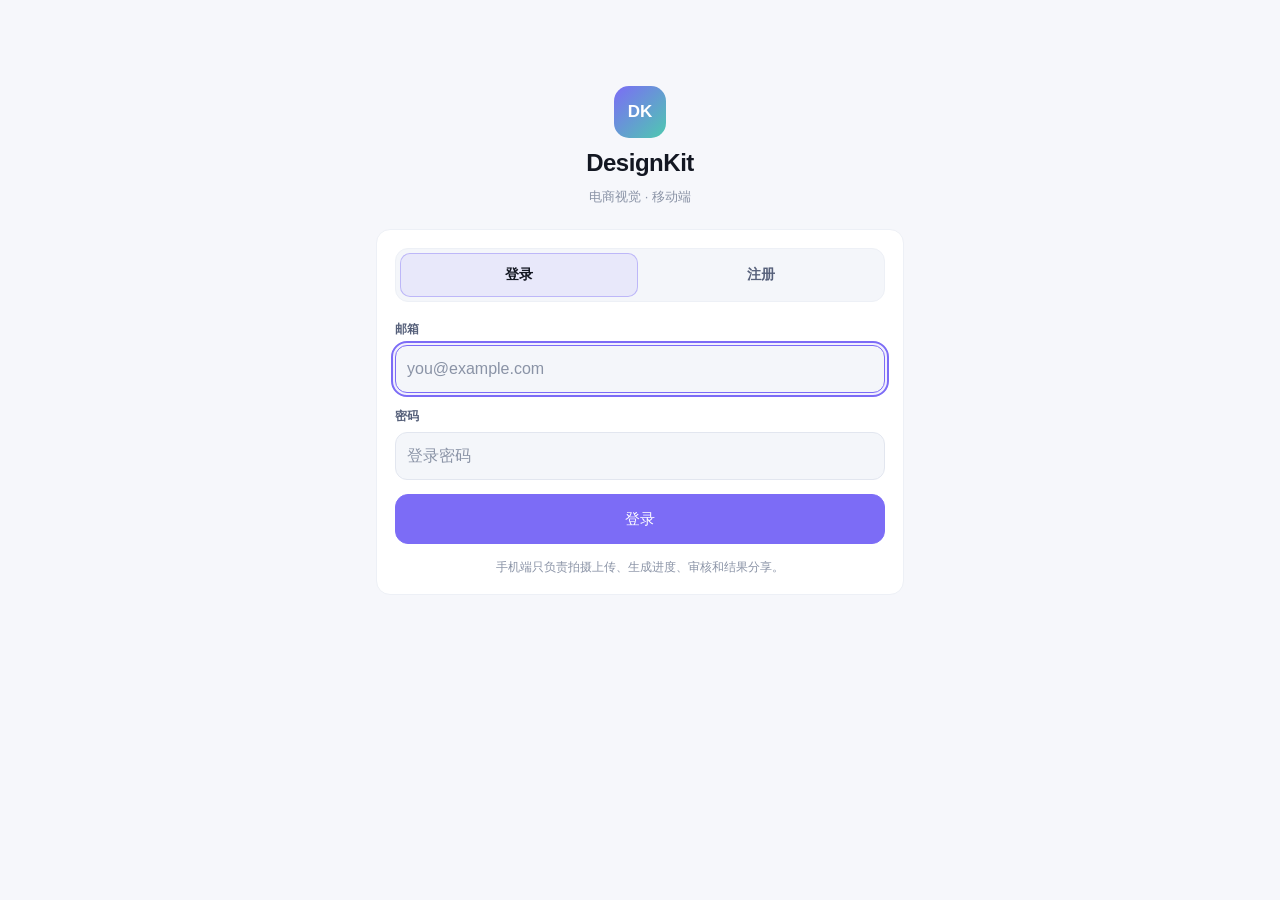
<file: mobile/index.html>
<!doctype html>
<html lang="zh-CN">
<head>
  <meta charset="utf-8">
  <meta name="viewport" content="width=device-width, initial-scale=1, viewport-fit=cover">
  <meta name="format-detection" content="telephone=no">
  <meta name="theme-color" content="#0b0d12" media="(prefers-color-scheme: dark)">
  <meta name="theme-color" content="#f6f7fb" media="(prefers-color-scheme: light)">
  <meta name="description" content="DesignKit 移动端：拍照上传、生成进度、审核与分享。">
  <meta name="apple-mobile-web-app-capable" content="yes">
  <meta name="mobile-web-app-capable" content="yes">
  <meta name="apple-mobile-web-app-status-bar-style" content="black-translucent">
  <meta name="apple-mobile-web-app-title" content="DesignKit">
  <title>DesignKit · 移动端</title>

  <link rel="manifest" href="./manifest.webmanifest">
  <link rel="icon" type="image/png" sizes="192x192" href="./icons/icon-192.png">
  <link rel="apple-touch-icon" sizes="180x180" href="./icons/apple-touch-icon.png">
  <!-- 共享设计系统（Web 工作台 / 管理后台 / 移动端同一套 token 与组件） -->
  <link rel="stylesheet" href="../web/assets/app.css">
  <link rel="stylesheet" href="./mobile.css">
</head>
<body>
  <div class="app">
    <main id="view" class="view" role="main"></main>
  </div>
  <noscript>
    <p style="padding:24px;color:#e9edf6;background:#0b0d12">DesignKit 移动端需要开启 JavaScript 才能使用。</p>
  </noscript>
  <script type="module" src="./app.js"></script>
</body>
</html>
</file>
<file: web/assets/app.css>
/* DesignKit Commerce Visual OS · 共享设计系统
 * 供 Web 工作台、管理后台、移动端 PWA 共用。
 * 设计口径与 docs/ui-design.md 保持一致：中性底 + 单一强调色 + 状态语义色。
 */

:root {
  --bg: #0b0d12;
  --bg-soft: #11141c;
  --panel: #151925;
  --panel-2: #1b2030;
  --line: #232a3b;
  --line-soft: #1d2331;
  --ink: #e9edf6;
  --ink-2: #a8b1c6;
  --ink-3: #6d7688;
  --accent: #7c6cf6;
  --accent-2: #4ec9b0;
  --accent-soft: rgba(124, 108, 246, 0.14);
  --good: #37c98b;
  --good-soft: rgba(55, 201, 139, 0.14);
  --warn: #e5a94a;
  --warn-soft: rgba(229, 169, 74, 0.14);
  --bad: #ef6461;
  --bad-soft: rgba(239, 100, 97, 0.14);
  --info: #4d9de0;
  --info-soft: rgba(77, 157, 224, 0.14);

  --r-xs: 6px;
  --r-sm: 10px;
  --r-md: 14px;
  --r-lg: 20px;
  --r-pill: 999px;

  --shadow-1: 0 1px 2px rgba(0, 0, 0, 0.3);
  --shadow-2: 0 12px 32px rgba(0, 0, 0, 0.45);
  --shadow-3: 0 24px 64px rgba(0, 0, 0, 0.55);

  --sidebar-w: 240px;
  --topbar-h: 60px;
  --font: -apple-system, BlinkMacSystemFont, "Segoe UI", "PingFang SC",
    "Hiragino Sans GB", "Microsoft YaHei", "Noto Sans SC", sans-serif;
  --mono: ui-monospace, SFMono-Regular, "SF Mono", Menlo, Consolas, monospace;
}

@media (prefers-color-scheme: light) {
  :root {
    --bg: #f6f7fb;
    --bg-soft: #eef0f6;
    --panel: #ffffff;
    --panel-2: #f4f6fa;
    --line: #e2e6ef;
    --line-soft: #edf0f6;
    --ink: #131722;
    --ink-2: #56607a;
    --ink-3: #8a93a6;
    --accent-soft: rgba(124, 108, 246, 0.1);
    --shadow-1: 0 1px 2px rgba(20, 24, 40, 0.06);
    --shadow-2: 0 12px 32px rgba(20, 24, 40, 0.12);
    --shadow-3: 0 24px 64px rgba(20, 24, 40, 0.18);
  }
}

* { box-sizing: border-box; }

html, body { height: 100%; }

body {
  margin: 0;
  background: var(--bg);
  color: var(--ink);
  font-family: var(--font);
  font-size: 14px;
  line-height: 1.55;
  -webkit-font-smoothing: antialiased;
}

a { color: var(--accent); text-decoration: none; }
a:hover { text-decoration: underline; }

h1, h2, h3, h4 { margin: 0; font-weight: 600; letter-spacing: -0.01em; }
h1 { font-size: 22px; }
h2 { font-size: 17px; }
h3 { font-size: 15px; }

p { margin: 0; }

button, input, select, textarea { font: inherit; color: inherit; }

::selection { background: var(--accent-soft); }

/* ---------- 布局 ---------- */

.shell { display: flex; min-height: 100vh; }

.sidebar {
  width: var(--sidebar-w);
  flex: 0 0 var(--sidebar-w);
  background: var(--bg-soft);
  border-right: 1px solid var(--line-soft);
  display: flex;
  flex-direction: column;
  position: sticky;
  top: 0;
  height: 100vh;
  padding: 16px 12px;
  gap: 10px;
  z-index: 20;
}

.brand {
  display: flex;
  align-items: center;
  gap: 10px;
  padding: 6px 8px 14px;
}

.brand-mark {
  width: 30px;
  height: 30px;
  border-radius: 9px;
  background: linear-gradient(135deg, var(--accent), var(--accent-2));
  display: grid;
  place-items: center;
  color: #fff;
  font-weight: 700;
  font-size: 14px;
  flex: 0 0 auto;
}

.brand-name { font-weight: 650; font-size: 14px; line-height: 1.2; }
.brand-sub { font-size: 11px; color: var(--ink-3); letter-spacing: 0.04em; text-transform: uppercase; }

.ws-switch {
  display: flex;
  align-items: center;
  gap: 8px;
  width: 100%;
  padding: 8px 10px;
  background: var(--panel);
  border: 1px solid var(--line);
  border-radius: var(--r-sm);
  cursor: pointer;
  text-align: left;
}
.ws-switch:hover { border-color: var(--accent); }
.ws-switch .ws-meta { min-width: 0; flex: 1; }
.ws-switch .ws-name { font-size: 13px; font-weight: 600; overflow: hidden; text-overflow: ellipsis; white-space: nowrap; }
.ws-switch .ws-plan { font-size: 11px; color: var(--ink-3); text-transform: uppercase; letter-spacing: 0.05em; }

.nav { display: flex; flex-direction: column; gap: 2px; margin-top: 6px; overflow-y: auto; }
.nav-group { padding: 12px 10px 4px; font-size: 11px; color: var(--ink-3); letter-spacing: 0.08em; text-transform: uppercase; }
.nav-item {
  display: flex;
  align-items: center;
  gap: 10px;
  padding: 8px 10px;
  border-radius: var(--r-sm);
  color: var(--ink-2);
  font-size: 13px;
  cursor: pointer;
  border: 1px solid transparent;
  user-select: none;
}
.nav-item:hover { background: var(--panel); color: var(--ink); text-decoration: none; }
.nav-item.active { background: var(--accent-soft); color: var(--ink); border-color: rgba(124, 108, 246, 0.35); }
.nav-item .ni { width: 16px; text-align: center; opacity: 0.8; flex: 0 0 16px; }
.nav-item .count { margin-left: auto; font-size: 11px; font-variant-numeric: tabular-nums; color: var(--ink-3); }

.sidebar-foot { margin-top: auto; border-top: 1px solid var(--line-soft); padding-top: 10px; }
.user-chip { display: flex; align-items: center; gap: 9px; padding: 6px 8px; border-radius: var(--r-sm); }
.avatar {
  width: 28px; height: 28px; border-radius: 50%;
  background: linear-gradient(135deg, var(--accent), var(--accent-2));
  display: grid; place-items: center; font-size: 12px; font-weight: 700; color: #fff; flex: 0 0 28px;
}
.user-chip .u-meta { min-width: 0; }
.user-chip .u-name { font-size: 12px; font-weight: 600; overflow: hidden; text-overflow: ellipsis; white-space: nowrap; }
.user-chip .u-mail { font-size: 11px; color: var(--ink-3); overflow: hidden; text-overflow: ellipsis; white-space: nowrap; }

.main { flex: 1; min-width: 0; display: flex; flex-direction: column; }

.topbar {
  height: var(--topbar-h);
  flex: 0 0 var(--topbar-h);
  display: flex;
  align-items: center;
  gap: 14px;
  padding: 0 24px;
  border-bottom: 1px solid var(--line-soft);
  background: color-mix(in srgb, var(--bg) 82%, transparent);
  backdrop-filter: blur(12px);
  position: sticky;
  top: 0;
  z-index: 15;
}
.topbar .crumb { font-size: 13px; color: var(--ink-3); display: flex; gap: 6px; align-items: center; min-width: 0; }
.topbar .crumb b { color: var(--ink); font-weight: 600; }
.topbar .spacer { flex: 1; }

.content { padding: 24px; max-width: 1440px; width: 100%; margin: 0 auto; }
.content.tight { padding: 16px 20px; }

.page-head { display: flex; align-items: flex-start; gap: 16px; flex-wrap: wrap; margin-bottom: 18px; }
.page-head .ph-main { min-width: 0; flex: 1; }
.page-head .ph-actions { display: flex; gap: 8px; flex-wrap: wrap; }
.page-sub { color: var(--ink-3); font-size: 13px; margin-top: 4px; }

/* ---------- 基础组件 ---------- */

.btn {
  display: inline-flex;
  align-items: center;
  justify-content: center;
  gap: 7px;
  height: 34px;
  padding: 0 14px;
  border-radius: var(--r-sm);
  border: 1px solid var(--line);
  background: var(--panel);
  color: var(--ink);
  font-size: 13px;
  font-weight: 550;
  cursor: pointer;
  white-space: nowrap;
  transition: border-color 0.15s, background 0.15s, transform 0.05s;
}
.btn:hover { border-color: var(--ink-3); text-decoration: none; }
.btn:active { transform: translateY(1px); }
.btn:disabled { opacity: 0.45; cursor: not-allowed; }
.btn.primary { background: var(--accent); border-color: var(--accent); color: #fff; }
.btn.primary:hover { filter: brightness(1.08); }
.btn.danger { background: var(--bad-soft); border-color: rgba(239, 100, 97, 0.45); color: var(--bad); }
.btn.ghost { background: transparent; border-color: transparent; color: var(--ink-2); }
.btn.ghost:hover { background: var(--panel); color: var(--ink); }
.btn.sm { height: 28px; padding: 0 10px; font-size: 12px; border-radius: var(--r-xs); }
.btn.block { width: 100%; }
.btn.lg { height: 40px; padding: 0 18px; font-size: 14px; }

.field { display: flex; flex-direction: column; gap: 6px; margin-bottom: 14px; }
.field > label, .label { font-size: 12px; font-weight: 600; color: var(--ink-2); }
.input, .select, .textarea {
  width: 100%;
  height: 36px;
  padding: 0 11px;
  background: var(--panel-2);
  border: 1px solid var(--line);
  border-radius: var(--r-sm);
  outline: none;
  transition: border-color 0.15s, box-shadow 0.15s;
}
.textarea { height: auto; min-height: 88px; padding: 9px 11px; resize: vertical; }
.input:focus, .select:focus, .textarea:focus {
  border-color: var(--accent);
  box-shadow: 0 0 0 3px var(--accent-soft);
}
.input::placeholder, .textarea::placeholder { color: var(--ink-3); }
.hint { font-size: 11px; color: var(--ink-3); }
.error-text { font-size: 12px; color: var(--bad); }

.card {
  background: var(--panel);
  border: 1px solid var(--line-soft);
  border-radius: var(--r-md);
  padding: 18px;
}
.card.pad-sm { padding: 14px; }
.card-head { display: flex; align-items: center; gap: 10px; margin-bottom: 14px; }
.card-head h2, .card-head h3 { flex: 1; min-width: 0; }

.grid { display: grid; gap: 14px; }
.grid.two { grid-template-columns: repeat(2, minmax(0, 1fr)); }
.grid.three { grid-template-columns: repeat(3, minmax(0, 1fr)); }
.grid.four { grid-template-columns: repeat(4, minmax(0, 1fr)); }

.kpi { background: var(--panel); border: 1px solid var(--line-soft); border-radius: var(--r-md); padding: 15px 16px; }
.kpi .k-label { font-size: 12px; color: var(--ink-3); }
.kpi .k-value { font-size: 24px; font-weight: 650; margin-top: 5px; letter-spacing: -0.02em; font-variant-numeric: tabular-nums; }
.kpi .k-note { font-size: 11px; color: var(--ink-3); margin-top: 4px; }

.table-wrap { overflow-x: auto; border: 1px solid var(--line-soft); border-radius: var(--r-md); background: var(--panel); }
table.table { width: 100%; border-collapse: collapse; font-size: 13px; }
.table th {
  text-align: left;
  font-size: 11px;
  letter-spacing: 0.05em;
  text-transform: uppercase;
  color: var(--ink-3);
  font-weight: 600;
  padding: 10px 14px;
  border-bottom: 1px solid var(--line);
  background: var(--panel-2);
  white-space: nowrap;
}
.table td { padding: 11px 14px; border-bottom: 1px solid var(--line-soft); vertical-align: middle; }
.table tr:last-child td { border-bottom: none; }
.table tbody tr:hover { background: var(--panel-2); }
.table .num { font-variant-numeric: tabular-nums; text-align: right; }
.table .shrink { width: 1%; white-space: nowrap; }

.badge {
  display: inline-flex;
  align-items: center;
  gap: 5px;
  height: 21px;
  padding: 0 8px;
  border-radius: var(--r-pill);
  font-size: 11px;
  font-weight: 600;
  background: var(--panel-2);
  color: var(--ink-2);
  border: 1px solid transparent;
  white-space: nowrap;
}
.badge::before { content: ""; width: 5px; height: 5px; border-radius: 50%; background: currentColor; opacity: 0.9; }
.badge.no-dot::before { display: none; }
.badge.good { color: var(--good); background: var(--good-soft); }
.badge.warn { color: var(--warn); background: var(--warn-soft); }
.badge.bad { color: var(--bad); background: var(--bad-soft); }
.badge.info { color: var(--info); background: var(--info-soft); }
.badge.accent { color: var(--accent); background: var(--accent-soft); }
.badge.muted { color: var(--ink-3); }

.progress { height: 6px; background: var(--panel-2); border-radius: var(--r-pill); overflow: hidden; }
.progress > i { display: block; height: 100%; background: linear-gradient(90deg, var(--accent), var(--accent-2)); transition: width 0.3s ease; }

.empty {
  display: flex;
  flex-direction: column;
  align-items: center;
  gap: 8px;
  padding: 44px 20px;
  text-align: center;
  color: var(--ink-3);
  border: 1px dashed var(--line);
  border-radius: var(--r-md);
}
.empty .e-icon { font-size: 26px; opacity: 0.7; }
.empty .e-title { color: var(--ink); font-weight: 600; font-size: 14px; }
.empty .e-sub { font-size: 12px; max-width: 420px; }

.tabs { display: flex; gap: 4px; border-bottom: 1px solid var(--line-soft); margin-bottom: 16px; overflow-x: auto; }
.tab {
  padding: 9px 12px;
  font-size: 13px;
  color: var(--ink-2);
  border-bottom: 2px solid transparent;
  cursor: pointer;
  white-space: nowrap;
}
.tab:hover { color: var(--ink); }
.tab.active { color: var(--ink); border-bottom-color: var(--accent); }

/* ---------- 模态框与提示 ---------- */

.overlay {
  position: fixed;
  inset: 0;
  background: rgba(6, 8, 12, 0.62);
  backdrop-filter: blur(3px);
  display: grid;
  place-items: center;
  padding: 18px;
  z-index: 100;
  animation: fade 0.14s ease;
}
.modal {
  width: min(520px, 100%);
  max-height: 88vh;
  overflow: auto;
  background: var(--panel);
  border: 1px solid var(--line);
  border-radius: var(--r-lg);
  box-shadow: var(--shadow-3);
  padding: 20px;
  animation: pop 0.16s ease;
}
.modal.wide { width: min(880px, 100%); }
.modal-head { display: flex; align-items: center; gap: 12px; margin-bottom: 14px; }
.modal-head h3 { flex: 1; }
.modal-foot { display: flex; justify-content: flex-end; gap: 8px; margin-top: 18px; }

@keyframes fade { from { opacity: 0; } }
@keyframes pop { from { opacity: 0; transform: translateY(6px) scale(0.99); } }

.toast-stack { position: fixed; right: 18px; bottom: 18px; display: flex; flex-direction: column; gap: 8px; z-index: 200; }
.toast {
  min-width: 240px;
  max-width: 380px;
  padding: 11px 14px;
  border-radius: var(--r-sm);
  background: var(--panel-2);
  border: 1px solid var(--line);
  box-shadow: var(--shadow-2);
  font-size: 13px;
  animation: pop 0.16s ease;
}
.toast.good { border-color: rgba(55, 201, 139, 0.5); }
.toast.bad { border-color: rgba(239, 100, 97, 0.5); }

/* ---------- 上传与图片 ---------- */

.dropzone {
  border: 1.5px dashed var(--line);
  border-radius: var(--r-md);
  padding: 26px;
  text-align: center;
  color: var(--ink-3);
  cursor: pointer;
  transition: border-color 0.15s, background 0.15s;
}
.dropzone:hover, .dropzone.drag { border-color: var(--accent); background: var(--accent-soft); color: var(--ink-2); }
.dropzone .dz-title { color: var(--ink); font-weight: 600; margin-bottom: 3px; }

.thumb-grid { display: grid; gap: 12px; grid-template-columns: repeat(auto-fill, minmax(150px, 1fr)); }
.thumb {
  position: relative;
  border: 1px solid var(--line-soft);
  border-radius: var(--r-md);
  overflow: hidden;
  background: var(--panel-2);
  aspect-ratio: 1;
}
.thumb img { width: 100%; height: 100%; object-fit: cover; display: block; }
.thumb .t-meta {
  position: absolute;
  inset: auto 0 0 0;
  padding: 7px 9px;
  font-size: 11px;
  background: linear-gradient(transparent, rgba(0, 0, 0, 0.72));
  color: #fff;
  display: flex;
  gap: 6px;
  align-items: center;
}
.thumb .t-check { position: absolute; top: 8px; right: 8px; }
.thumb.sel { outline: 2px solid var(--accent); outline-offset: -2px; }

/* ---------- 树 ---------- */

.tree { display: flex; flex-direction: column; gap: 2px; }
.tree-item {
  display: flex;
  align-items: center;
  gap: 8px;
  padding: 7px 9px;
  border-radius: var(--r-sm);
  cursor: pointer;
  font-size: 13px;
  color: var(--ink-2);
}
.tree-item:hover { background: var(--panel-2); color: var(--ink); }
.tree-item.active { background: var(--accent-soft); color: var(--ink); }
.tree-item .count { margin-left: auto; font-size: 11px; color: var(--ink-3); }
.tree-item.child { padding-left: 28px; }

/* ---------- 登录页 ---------- */

.auth-screen {
  min-height: 100vh;
  display: grid;
  grid-template-columns: 1.1fr 0.9fr;
  background: var(--bg);
}
.auth-art {
  position: relative;
  overflow: hidden;
  background:
    radial-gradient(120% 90% at 10% 0%, rgba(124, 108, 246, 0.35), transparent 55%),
    radial-gradient(90% 80% at 90% 100%, rgba(78, 201, 176, 0.22), transparent 60%),
    var(--bg-soft);
  padding: 44px;
  display: flex;
  flex-direction: column;
  justify-content: space-between;
}
.auth-art .art-title { font-size: 30px; line-height: 1.25; font-weight: 650; letter-spacing: -0.02em; max-width: 460px; }
.auth-art .art-sub { color: var(--ink-2); margin-top: 14px; max-width: 440px; }
.art-points { display: flex; flex-direction: column; gap: 10px; margin-top: 28px; }
.art-point { display: flex; gap: 10px; align-items: flex-start; font-size: 13px; color: var(--ink-2); }
.art-point b { color: var(--ink); font-weight: 600; }
.art-dot { width: 18px; height: 18px; border-radius: 6px; background: var(--accent-soft); border: 1px solid rgba(124, 108, 246, 0.4); flex: 0 0 18px; margin-top: 2px; }
.auth-form-wrap { display: grid; place-items: center; padding: 32px; }
.auth-form { width: min(380px, 100%); }
.auth-form h1 { font-size: 24px; margin-bottom: 6px; }
.auth-form .auth-sub { color: var(--ink-3); font-size: 13px; margin-bottom: 22px; }
.auth-tabs { display: inline-flex; background: var(--panel-2); padding: 3px; border-radius: var(--r-sm); margin-bottom: 20px; }
.auth-tabs button { border: none; background: transparent; padding: 6px 14px; border-radius: var(--r-xs); color: var(--ink-3); font-size: 13px; cursor: pointer; }
.auth-tabs button.active { background: var(--panel); color: var(--ink); box-shadow: var(--shadow-1); }

/* ---------- 工具类 ---------- */

.row { display: flex; align-items: center; gap: 10px; }
.row.wrap { flex-wrap: wrap; }
.row.between { justify-content: space-between; }
.col { display: flex; flex-direction: column; gap: 10px; }
.muted { color: var(--ink-3); }
.mono { font-family: var(--mono); font-size: 12px; }
.right { text-align: right; }
.grow { flex: 1; min-width: 0; }
.truncate { overflow: hidden; text-overflow: ellipsis; white-space: nowrap; }
.hidden { display: none !important; }
.mt-0 { margin-top: 0; } .mt-8 { margin-top: 8px; } .mt-16 { margin-top: 16px; } .mt-24 { margin-top: 24px; }
.mb-8 { margin-bottom: 8px; } .mb-16 { margin-bottom: 16px; } .mb-24 { margin-bottom: 24px; }
.small { font-size: 12px; }
.divider { height: 1px; background: var(--line-soft); margin: 14px 0; }
.chip { display: inline-flex; align-items: center; gap: 5px; padding: 3px 9px; border-radius: var(--r-pill); background: var(--panel-2); font-size: 11px; color: var(--ink-2); border: 1px solid var(--line-soft); }
.code-inline { font-family: var(--mono); font-size: 12px; background: var(--panel-2); padding: 1px 5px; border-radius: 4px; }

.spinner {
  width: 16px; height: 16px; border-radius: 50%;
  border: 2px solid var(--line);
  border-top-color: var(--accent);
  animation: spin 0.7s linear infinite;
  display: inline-block;
}
@keyframes spin { to { transform: rotate(360deg); } }

.skeleton { background: linear-gradient(90deg, var(--panel) 25%, var(--panel-2) 37%, var(--panel) 63%); background-size: 400% 100%; animation: shimmer 1.4s ease infinite; border-radius: var(--r-sm); }
@keyframes shimmer { 0% { background-position: 100% 0; } 100% { background-position: 0 0; } }

.loading-block { display: flex; align-items: center; gap: 10px; color: var(--ink-3); padding: 28px; justify-content: center; font-size: 13px; }

@media (max-width: 1100px) {
  .grid.four { grid-template-columns: repeat(2, minmax(0, 1fr)); }
  .grid.three { grid-template-columns: repeat(2, minmax(0, 1fr)); }
}

@media (max-width: 860px) {
  :root { --sidebar-w: 68px; }
  .sidebar { padding: 12px 8px; align-items: center; }
  .brand { padding: 4px 0 10px; }
  .brand-text, .ws-switch .ws-meta, .nav-item .label, .nav-group, .user-chip .u-meta, .ws-switch .chev { display: none; }
  .ws-switch { justify-content: center; padding: 6px; }
  .nav-item { justify-content: center; padding: 10px; }
  .nav-item .count { display: none; }
  .topbar { padding: 0 14px; }
  .content { padding: 16px; }
  .auth-screen { grid-template-columns: 1fr; }
  .auth-art { display: none; }
  .grid.two, .grid.three, .grid.four { grid-template-columns: minmax(0, 1fr); }
  .page-head { flex-direction: column; }
}
</file>
<file: mobile/mobile.css>
/* DesignKit 移动端 · 单列布局与组件
 *
 * 依赖 web/assets/app.css 的 token 与基础组件（btn / badge / progress / empty / toast / overlay）。
 * 这里只做移动端覆盖：单列、触控 ≥44px、安全区、底部导航、拍摄与审核专用版式。
 */

:root {
  --tabbar-h: 58px;
  --tap: 44px;
}

html {
  -webkit-text-size-adjust: 100%;
}

body {
  min-height: 100dvh;
  overscroll-behavior-y: none;
  -webkit-tap-highlight-color: transparent;
}

[hidden] {
  display: none !important;
}

body.sheet-open,
body.viewer-open {
  overflow: hidden;
}

.app {
  min-height: 100dvh;
}

.view {
  max-width: 560px;
  margin: 0 auto;
  min-height: 100dvh;
  padding: calc(env(safe-area-inset-top) + 14px) 16px
    calc(var(--tabbar-h) + env(safe-area-inset-bottom) + 28px);
}

body.is-offline .view {
  padding-top: calc(env(safe-area-inset-top) + 52px);
}

/* ---------------- 触控尺寸 ---------------- */

.btn {
  min-height: var(--tap);
  height: auto;
  padding: 0 16px;
  border-radius: 12px;
  font-size: 15px;
}

.btn.sm {
  min-height: var(--tap);
  height: auto;
  padding: 0 12px;
  font-size: 13px;
  border-radius: 10px;
}

.btn.lg {
  min-height: 50px;
  font-size: 15px;
  border-radius: 13px;
}

.icon-btn {
  width: var(--tap);
  height: var(--tap);
  flex: 0 0 var(--tap);
  display: grid;
  place-items: center;
  border: 0;
  border-radius: 10px;
  background: transparent;
  color: var(--ink-3);
  font-size: 14px;
  cursor: pointer;
}

.icon-btn:active {
  background: var(--panel-2);
}

.input,
.select,
.textarea {
  min-height: 48px;
  font-size: 16px;
  border-radius: 12px;
}

.textarea {
  min-height: 108px;
  padding: 12px;
}

label {
  font-size: 13px;
}

.hint {
  font-size: 12px;
  line-height: 1.5;
}

/* iOS 上按钮/链接长按不要弹系统菜单，输入框除外 */
.btn,
.tabbar-item,
.job-card,
.sku-row {
  -webkit-touch-callout: none;
  touch-action: manipulation;
}

/* ---------------- 屏幕骨架 ---------------- */

.screen {
  display: flex;
  flex-direction: column;
  gap: 16px;
}

.screen-head {
  display: flex;
  align-items: flex-start;
  gap: 12px;
  padding-top: 2px;
}

.screen-head .head-main {
  flex: 1;
  min-width: 0;
}

.screen-title {
  font-size: 22px;
  line-height: 1.25;
}

.screen-sub {
  margin-top: 4px;
  font-size: 13px;
  color: var(--ink-3);
  overflow: hidden;
  text-overflow: ellipsis;
  white-space: nowrap;
}

.head-actions {
  display: flex;
  gap: 4px;
  flex: 0 0 auto;
}

.back-btn {
  display: inline-flex;
  align-items: center;
  min-height: var(--tap);
  margin: 0 0 2px -4px;
  padding: 0 8px 0 0;
  border: 0;
  background: transparent;
  color: var(--ink-2);
  font-size: 14px;
  cursor: pointer;
}

.block-title {
  font-size: 15px;
  font-weight: 650;
  margin-bottom: 10px;
}

.mono {
  font-family: var(--mono);
  font-size: 0.92em;
}

/* ---------------- 分段控件 / 筛选 ---------------- */

.seg {
  display: flex;
  gap: 4px;
  padding: 4px;
  border: 1px solid var(--line-soft);
  border-radius: 13px;
  background: var(--panel-2);
}

.seg-btn {
  flex: 1;
  min-height: var(--tap);
  padding: 0 8px;
  border: 0;
  border-radius: 10px;
  background: transparent;
  color: var(--ink-2);
  font-size: 14px;
  font-weight: 600;
  cursor: pointer;
  transition: background 0.15s, color 0.15s;
}

.seg-btn.active {
  background: var(--accent-soft);
  color: var(--ink);
  box-shadow: inset 0 0 0 1px rgba(124, 108, 246, 0.4);
}

.chips {
  display: flex;
  gap: 8px;
  overflow-x: auto;
  padding: 2px 0 8px;
  margin: 0 -16px;
  padding-left: 16px;
  padding-right: 16px;
  scrollbar-width: none;
  -webkit-overflow-scrolling: touch;
}

.chips::-webkit-scrollbar {
  display: none;
}

.chip {
  flex: 0 0 auto;
  display: inline-flex;
  align-items: center;
  gap: 6px;
  min-height: var(--tap);
  padding: 0 16px;
  border: 1px solid var(--line);
  border-radius: var(--r-pill);
  background: var(--panel);
  color: var(--ink-2);
  font-size: 14px;
  cursor: pointer;
}

.chip.active {
  border-color: rgba(124, 108, 246, 0.55);
  background: var(--accent-soft);
  color: var(--ink);
}

.chip-count {
  font-size: 12px;
  color: var(--accent);
  font-variant-numeric: tabular-nums;
}

/* ---------------- 底部导航 ---------------- */

.tabbar {
  position: fixed;
  left: 0;
  right: 0;
  bottom: 0;
  z-index: 60;
  display: grid;
  grid-template-columns: repeat(3, 1fr);
  padding-bottom: env(safe-area-inset-bottom);
  border-top: 1px solid var(--line-soft);
  background: var(--panel);
}

@supports (background: color-mix(in srgb, #fff 50%, transparent)) {
  .tabbar {
    background: color-mix(in srgb, var(--panel) 92%, transparent);
    backdrop-filter: blur(14px);
  }
}

.tabbar[hidden] {
  display: none;
}

.tabbar-item {
  min-height: var(--tabbar-h);
  display: flex;
  flex-direction: column;
  align-items: center;
  justify-content: center;
  gap: 2px;
  color: var(--ink-3);
  font-size: 11px;
  text-decoration: none;
}

.tabbar-item:hover {
  text-decoration: none;
}

.tabbar-item[aria-current="page"] {
  color: var(--accent);
}

.tabbar-icon svg {
  width: 22px;
  height: 22px;
  display: block;
}

/* ---------------- 网络状态条 ---------------- */

.net-banner {
  position: fixed;
  top: 0;
  left: 0;
  right: 0;
  z-index: 90;
  padding: calc(env(safe-area-inset-top) + 8px) 16px 8px;
  border-bottom: 1px solid rgba(229, 169, 74, 0.35);
  background: rgba(229, 169, 74, 0.16);
  color: var(--warn);
  font-size: 12px;
  text-align: center;
  backdrop-filter: blur(8px);
}

.net-banner b {
  color: var(--warn);
}

/* ---------------- 登录 ---------------- */

.login-screen {
  gap: 22px;
  padding-top: 8vh;
}

.login-brand {
  display: flex;
  flex-direction: column;
  align-items: center;
  gap: 6px;
  text-align: center;
}

.login-brand .brand-mark {
  width: 52px;
  height: 52px;
  border-radius: 15px;
  font-size: 17px;
}

.login-title {
  font-size: 24px;
  letter-spacing: -0.02em;
}

.login-sub {
  font-size: 13px;
  color: var(--ink-3);
}

.login-card {
  padding: 18px;
}

.login-card .seg {
  margin-bottom: 18px;
}

.login-note {
  margin-top: 14px;
  font-size: 12px;
  text-align: center;
}

.form-error {
  margin: 0 0 12px;
  padding: 10px 12px;
  border: 1px solid rgba(239, 100, 97, 0.4);
  border-radius: 10px;
  background: var(--bad-soft);
  color: var(--bad);
  font-size: 13px;
}

/* ---------------- 选 SKU ---------------- */

.quota-line {
  font-size: 12px;
  color: var(--ink-3);
  padding: 10px 12px;
  border: 1px dashed var(--line);
  border-radius: 10px;
}

.quota-line b {
  color: var(--ink);
  font-variant-numeric: tabular-nums;
}

.dot-sep {
  margin: 0 4px;
  opacity: 0.6;
}

.sku-list {
  display: flex;
  flex-direction: column;
  gap: 10px;
}

.sku-row {
  display: flex;
  align-items: center;
  gap: 12px;
  width: 100%;
  min-height: 78px;
  padding: 14px;
  border: 1px solid var(--line-soft);
  border-radius: var(--r-md);
  background: var(--panel);
  color: var(--ink);
  text-align: left;
  cursor: pointer;
}

.sku-row.selected {
  border-color: rgba(124, 108, 246, 0.55);
  background: var(--accent-soft);
}

.sku-main {
  display: flex;
  flex-direction: column;
  gap: 3px;
  flex: 1;
  min-width: 0;
}

.sku-code {
  font-size: 13px;
  color: var(--accent-2);
}

.sku-title {
  font-size: 15px;
  font-weight: 650;
  overflow: hidden;
  text-overflow: ellipsis;
  white-space: nowrap;
}

.sku-meta {
  font-size: 12px;
  color: var(--ink-3);
}

.sku-go {
  flex: 0 0 auto;
  font-size: 24px;
  line-height: 1;
  color: var(--ink-3);
}

/* ---------------- 拍摄上传 ---------------- */

.picker {
  display: grid;
  grid-template-columns: 1fr 1fr;
  gap: 10px;
}

.picker-btn {
  display: flex;
  flex-direction: column;
  align-items: flex-start;
  gap: 3px;
  min-height: 96px;
  padding: 14px;
  border: 1px solid var(--line);
  border-radius: var(--r-md);
  background: linear-gradient(160deg, var(--panel), var(--panel-2));
  color: var(--ink);
  text-align: left;
  cursor: pointer;
}

.picker-btn:active {
  border-color: var(--accent);
}

.picker-icon {
  font-size: 20px;
  color: var(--accent);
  line-height: 1.2;
}

.picker-label {
  font-size: 15px;
  font-weight: 650;
}

.picker-sub {
  font-size: 12px;
  color: var(--ink-3);
}

.compress-hint {
  margin-top: -8px;
}

.picker-empty {
  padding: 18px;
  border: 1px dashed var(--line);
  border-radius: var(--r-md);
  font-size: 13px;
  text-align: center;
}

.up-list {
  display: flex;
  flex-direction: column;
  gap: 10px;
}

.up-item {
  display: flex;
  gap: 12px;
  padding: 10px;
  border: 1px solid var(--line-soft);
  border-radius: var(--r-md);
  background: var(--panel);
}

.up-item.error {
  border-color: rgba(239, 100, 97, 0.45);
}

.up-item.is-primary {
  border-color: rgba(124, 108, 246, 0.6);
}

.up-thumb {
  position: relative;
  flex: 0 0 84px;
  width: 84px;
  height: 84px;
  display: grid;
  place-items: center;
  border-radius: 10px;
  overflow: hidden;
  background: var(--panel-2);
}

.up-thumb img {
  width: 100%;
  height: 100%;
  object-fit: cover;
  display: block;
}

.up-ph {
  font-size: 22px;
  color: var(--ink-3);
}

.up-ok {
  position: absolute;
  right: 4px;
  bottom: 4px;
  width: 22px;
  height: 22px;
  display: grid;
  place-items: center;
  border-radius: 50%;
  background: var(--good);
  color: #052318;
  font-size: 13px;
  font-weight: 700;
}

.up-flag {
  position: absolute;
  left: 4px;
  top: 4px;
  padding: 2px 6px;
  border-radius: var(--r-pill);
  background: var(--accent);
  color: #fff;
  font-size: 10px;
}

.up-body {
  flex: 1;
  min-width: 0;
  display: flex;
  flex-direction: column;
  gap: 3px;
}

.up-top {
  display: flex;
  align-items: center;
  gap: 4px;
}

.up-name {
  flex: 1;
  min-width: 0;
  overflow: hidden;
  text-overflow: ellipsis;
  white-space: nowrap;
  font-size: 13px;
  font-weight: 600;
}

.up-meta,
.up-status {
  font-size: 12px;
  color: var(--ink-3);
}

.up-item.error .up-status {
  color: var(--bad);
}

.up-retry {
  display: flex;
  align-items: center;
  gap: 8px;
  flex-wrap: wrap;
  margin-top: 2px;
}

.progress {
  height: 8px;
  margin-top: 4px;
}

.template-block {
  padding-top: 4px;
}

.template-desc {
  margin-top: 8px;
}

.capture-foot {
  position: sticky;
  bottom: calc(var(--tabbar-h) + env(safe-area-inset-bottom) + 8px);
  z-index: 20;
  display: flex;
  flex-direction: column;
  gap: 6px;
  padding: 10px 0 4px;
  background: linear-gradient(180deg, transparent, var(--bg) 26%);
}

/* ---------------- 任务列表 ---------------- */

.poll-hint {
  font-size: 12px;
  color: var(--ink-3);
  display: flex;
  align-items: center;
  gap: 6px;
}

.poll-hint::before {
  content: "";
  width: 6px;
  height: 6px;
  border-radius: 50%;
  background: var(--info);
  box-shadow: 0 0 0 3px var(--info-soft);
}

.jobs-list {
  display: flex;
  flex-direction: column;
}

.job-card {
  display: block;
  margin-bottom: 10px;
  padding: 14px;
  border: 1px solid var(--line-soft);
  border-radius: var(--r-md);
  background: var(--panel);
  color: inherit;
  text-decoration: none;
}

.job-card:hover {
  text-decoration: none;
  border-color: var(--ink-3);
}

.job-card:active {
  border-color: var(--accent);
}

.job-top {
  display: flex;
  align-items: center;
  gap: 10px;
}

.job-title {
  flex: 1;
  min-width: 0;
  overflow: hidden;
  text-overflow: ellipsis;
  white-space: nowrap;
  font-size: 14px;
  font-weight: 650;
}

.job-meta {
  margin-top: 4px;
  font-size: 12px;
  color: var(--ink-3);
}

.job-progress {
  margin-top: 10px;
}

.job-foot {
  display: flex;
  justify-content: flex-end;
  margin-top: 8px;
}

.job-cta {
  font-size: 13px;
  font-weight: 600;
  color: var(--accent);
}

/* ---------------- 任务详情 ---------------- */

.job-status-card {
  padding: 14px;
  border: 1px solid var(--line-soft);
  border-radius: var(--r-md);
  background: var(--panel);
  display: flex;
  flex-direction: column;
  gap: 8px;
}

.job-status-head {
  display: flex;
  align-items: center;
  gap: 10px;
  flex-wrap: wrap;
}

.error-box {
  padding: 10px 12px;
  border: 1px solid rgba(239, 100, 97, 0.4);
  border-radius: 10px;
  background: var(--bad-soft);
  color: var(--bad);
  font-size: 13px;
}

.review-reason {
  font-size: 13px;
  color: var(--warn);
}

.preview-block {
  display: flex;
  flex-direction: column;
}

.preview-thumb {
  position: relative;
  width: 100%;
  min-height: 220px;
  max-height: 56dvh;
  display: grid;
  place-items: center;
  padding: 0;
  border: 1px solid var(--line-soft);
  border-radius: var(--r-md);
  overflow: hidden;
  background: var(--panel-2);
  cursor: zoom-in;
}

.preview-thumb img {
  width: 100%;
  height: 100%;
  max-height: 56dvh;
  object-fit: contain;
  display: block;
}

.preview-loading {
  font-size: 13px;
  color: var(--ink-3);
  padding: 24px;
}

.review-block {
  padding-top: 4px;
}

.review-actions {
  display: flex;
  flex-direction: column;
  gap: 10px;
  margin-top: 12px;
}

/* ---------------- 空状态 / 错误 ---------------- */

.state-error {
  padding: 18px;
  border: 1px solid rgba(239, 100, 97, 0.4);
  border-radius: var(--r-md);
  background: var(--bad-soft);
  color: var(--bad);
  font-size: 13px;
}

.state-error .btn {
  color: var(--ink);
}

/* ---------------- 底部弹层 ---------------- */

.sheet-overlay {
  align-items: end;
  justify-items: stretch;
  padding: 0;
  z-index: 150;
}

.sheet-overlay.closing {
  opacity: 0;
  transition: opacity 0.16s ease;
}

.sheet {
  width: 100%;
  max-width: 560px;
  margin: 0 auto;
  max-height: 88dvh;
  display: flex;
  flex-direction: column;
  border: 1px solid var(--line);
  border-bottom: 0;
  border-radius: 20px 20px 0 0;
  background: var(--panel);
  box-shadow: var(--shadow-3);
  padding-bottom: env(safe-area-inset-bottom);
  animation: sheet-up 0.2s ease;
}

@keyframes sheet-up {
  from {
    transform: translateY(18px);
    opacity: 0.6;
  }
}

.sheet-handle {
  width: 40px;
  height: 4px;
  margin: 10px auto 0;
  border-radius: 2px;
  background: var(--line);
}

.sheet-head {
  display: flex;
  align-items: center;
  gap: 10px;
  padding: 6px 16px;
}

.sheet-head h3 {
  flex: 1;
  font-size: 16px;
}

.sheet-body {
  padding: 8px 16px 4px;
  overflow-y: auto;
  -webkit-overflow-scrolling: touch;
}

.sheet-body .field:last-child {
  margin-bottom: 6px;
}

.sheet-actions {
  display: flex;
  flex-direction: column;
  gap: 8px;
  padding: 12px 16px 16px;
}

.sheet-actions .btn {
  width: 100%;
  min-height: 48px;
}

/* ---------------- 全屏结果预览 ---------------- */

.viewer {
  position: fixed;
  inset: 0;
  z-index: 120;
  display: flex;
  flex-direction: column;
  background: #05070b;
  color: #e9edf6;
}

.viewer-bar {
  display: flex;
  align-items: center;
  gap: 8px;
  padding: calc(env(safe-area-inset-top) + 8px) 12px 8px;
}

.viewer-btn {
  width: var(--tap);
  height: var(--tap);
  flex: 0 0 var(--tap);
  display: grid;
  place-items: center;
  border: 1px solid rgba(255, 255, 255, 0.16);
  border-radius: 50%;
  background: rgba(255, 255, 255, 0.06);
  color: #fff;
  font-size: 16px;
  cursor: pointer;
}

.viewer-btn:active {
  background: rgba(255, 255, 255, 0.16);
}

.viewer-count {
  flex: 1;
  text-align: center;
  font-size: 13px;
  color: rgba(255, 255, 255, 0.72);
  font-variant-numeric: tabular-nums;
}

.viewer-stage {
  flex: 1;
  position: relative;
  overflow: hidden;
  touch-action: pan-y;
}

.viewer-track {
  display: flex;
  width: 100%;
  height: 100%;
  transition: transform 0.26s cubic-bezier(0.22, 0.61, 0.36, 1);
  will-change: transform;
}

.viewer-slide {
  flex: 0 0 100%;
  height: 100%;
  display: grid;
  place-items: center;
  padding: 0 10px;
}

.viewer-slide img {
  max-width: 100%;
  max-height: 100%;
  object-fit: contain;
  display: block;
}

.viewer-ph {
  display: flex;
  flex-direction: column;
  align-items: center;
  gap: 10px;
  padding: 24px;
  color: rgba(255, 255, 255, 0.55);
  font-size: 13px;
  text-align: center;
}

.viewer-foot {
  padding: 10px 16px calc(env(safe-area-inset-bottom) + 16px);
  background: linear-gradient(180deg, transparent, rgba(0, 0, 0, 0.55));
}

.viewer-caption {
  font-size: 13px;
  color: #dbe2ef;
}

.viewer-hint {
  color: rgba(255, 255, 255, 0.45);
  margin: 2px 0 10px;
}

.viewer-empty {
  margin: auto;
  display: flex;
  flex-direction: column;
  align-items: center;
  gap: 10px;
  padding: 28px;
  color: #a8b1c6;
  text-align: center;
}

.viewer-loading {
  margin: auto;
  color: rgba(255, 255, 255, 0.6);
  font-size: 13px;
}

/* ---------------- 提示条 ---------------- */

.toast-stack {
  left: 12px;
  right: 12px;
  bottom: calc(var(--tabbar-h) + env(safe-area-inset-bottom) + 12px);
  align-items: stretch;
}

body:not(.has-tabbar) .toast-stack {
  bottom: calc(env(safe-area-inset-bottom) + 14px);
}

.toast {
  width: 100%;
  min-width: 0;
  max-width: none;
  font-size: 13px;
}

/* ---------------- 可访问性 ---------------- */

:focus-visible {
  outline: 2px solid var(--accent);
  outline-offset: 2px;
}

.visually-hidden {
  position: absolute;
  width: 1px;
  height: 1px;
  margin: -1px;
  padding: 0;
  overflow: hidden;
  clip: rect(0 0 0 0);
  white-space: nowrap;
  border: 0;
}

@media (prefers-reduced-motion: reduce) {
  *,
  *::before,
  *::after {
    animation-duration: 0.01ms !important;
    transition-duration: 0.01ms !important;
  }
}
</file>
